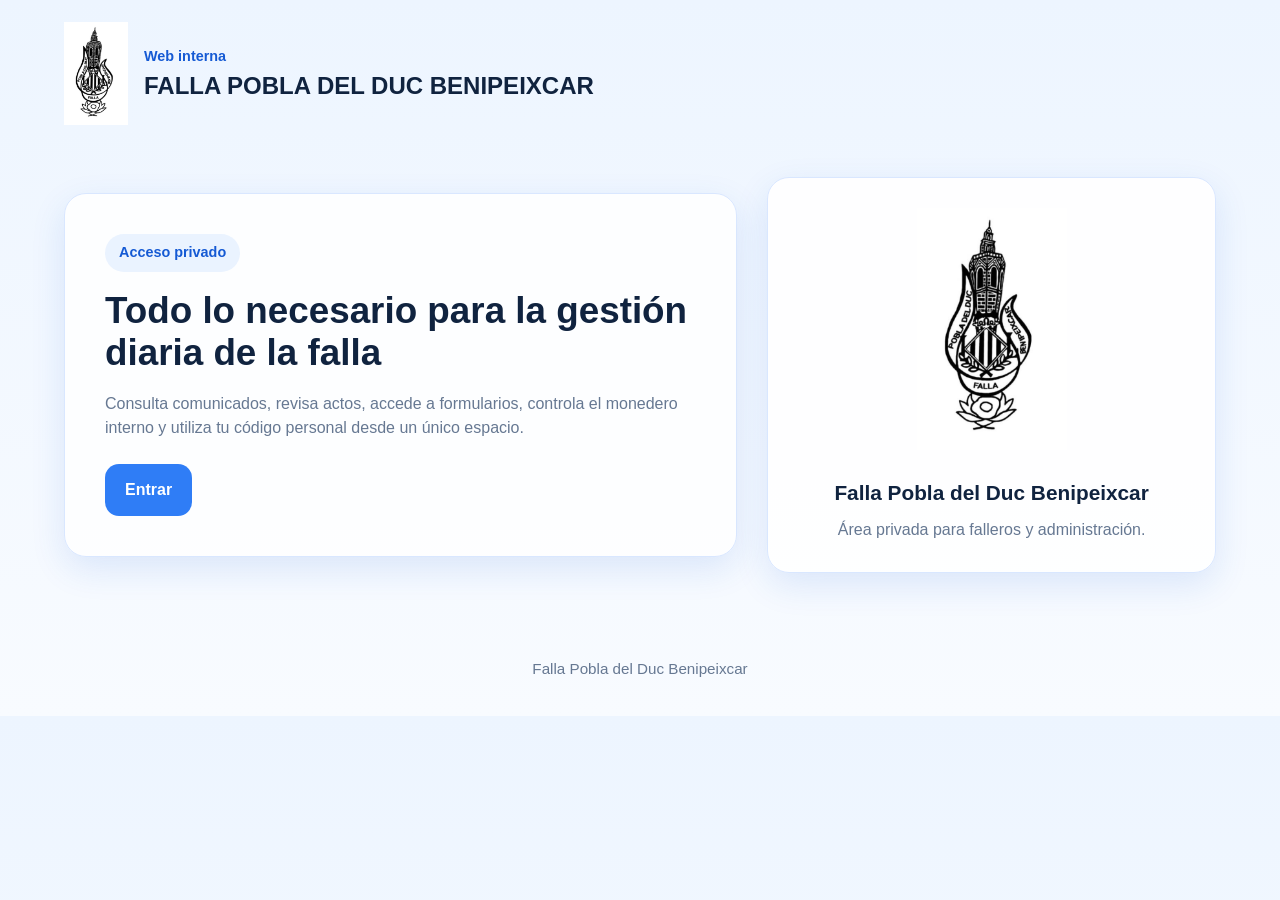
<file: index.html>
<!DOCTYPE html>
<html lang="es">
<head>
  <meta charset="UTF-8">
  <meta name="viewport" content="width=device-width, initial-scale=1.0, viewport-fit=cover">
  <meta name="theme-color" content="#2f7df6">
  <meta name="apple-mobile-web-app-capable" content="yes">
  <meta name="apple-mobile-web-app-status-bar-style" content="default">
  <meta name="apple-mobile-web-app-title" content="Falla Benipeixcar">
  <title>Falla Pobla del Duc Benipeixcar</title>
  <link rel="manifest" href="manifest.webmanifest">
  <link rel="apple-touch-icon" href="assets/img/logo.png">
  <link rel="stylesheet" href="css/styles.css">
</head>
<body>

  <header class="topbar">
    <div class="container topbar-content">
      <div class="brand">
        <img src="assets/img/logo.png" alt="Logo de la Falla Pobla del Duc Benipeixcar" class="logo">
        <div class="brand-text">
          <p class="brand-mini">Web interna</p>
          <h1>FALLA POBLA DEL DUC BENIPEIXCAR</h1>
        </div>
      </div>
    </div>
  </header>

  <main>
    <section class="hero">
      <div class="container hero-content">
        <div class="hero-text">
          <span class="tag">Acceso privado</span>
          <h2>Todo lo necesario para la gestión diaria de la falla</h2>
          <p>
            Consulta comunicados, revisa actos, accede a formularios, controla el monedero interno y utiliza tu código personal desde un único espacio.
          </p>

          <div class="hero-buttons">
            <a href="login.html" class="btn btn-primary">Entrar</a>
          </div>
        </div>

        <div class="hero-card app-preview-card">
          <img src="assets/img/logo.png" alt="Logo de la falla" class="hero-logo">
          <div class="card-info">
            <h3>Falla Pobla del Duc Benipeixcar</h3>
            <p>Área privada para falleros y administración.</p>
          </div>
        </div>
      </div>
    </section>
  </main>

  <footer class="footer">
    <div class="container">
      <p>Falla Pobla del Duc Benipeixcar</p>
    </div>
  </footer>

  <script src="js/pwa.js"></script>
</body>
</html>
</file>
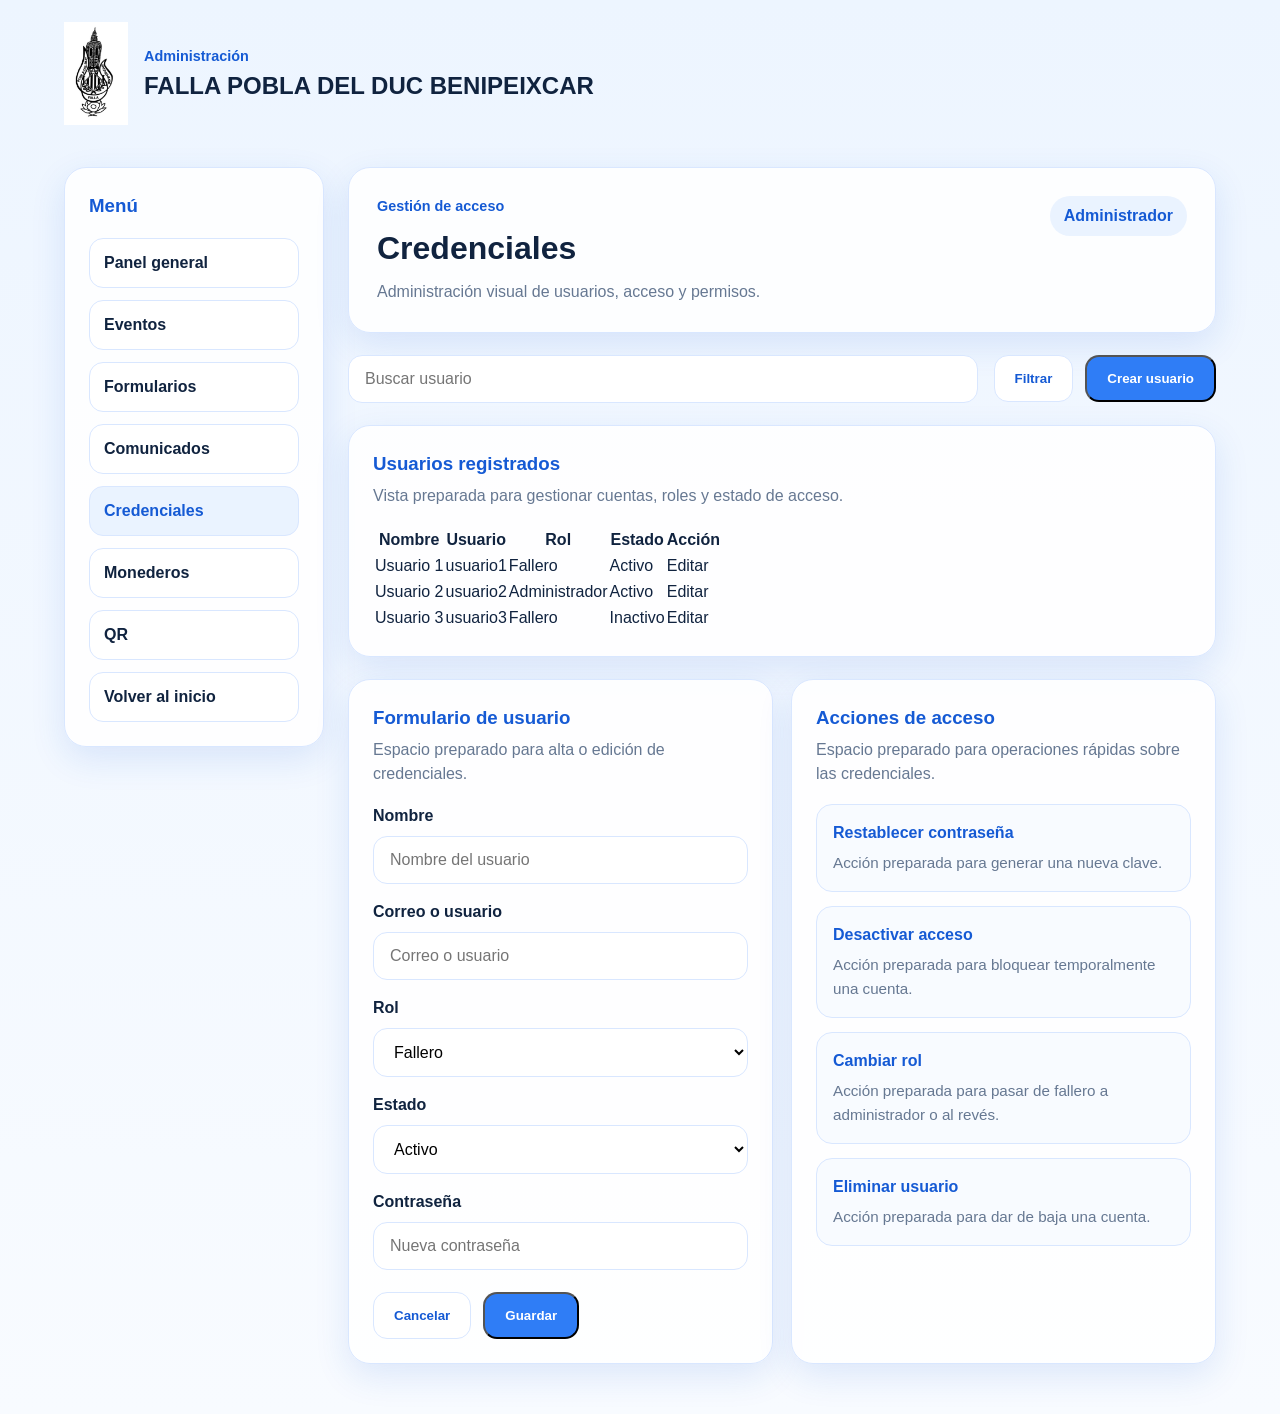
<file: credenciales.html>
<!DOCTYPE html>
<html lang="es">
<head>
  <meta charset="UTF-8">
  <meta name="viewport" content="width=device-width, initial-scale=1.0">
  <title>Credenciales | Falla Pobla del Duc Benipeixcar</title>
  <link rel="stylesheet" href="css/styles.css">
</head>
<body>

  <header class="topbar">
    <div class="container topbar-content">
      <div class="brand">
        <img src="assets/img/logo.png" alt="Logo de la Falla Pobla del Duc Benipeixcar" class="logo">
        <div class="brand-text">
          <p class="brand-mini">Administración</p>
          <h1>FALLA POBLA DEL DUC BENIPEIXCAR</h1>
        </div>
      </div>
    </div>
  </header>

  <main class="dashboard-page">
    <div class="container dashboard-layout">

      <aside class="sidebar">
        <h3>Menú</h3>
        <nav>
          <a href="admin.html" class="menu-link">Panel general</a>
          <a href="#" class="menu-link">Eventos</a>
          <a href="#" class="menu-link">Formularios</a>
          <a href="#" class="menu-link">Comunicados</a>
          <a href="credenciales.html" class="menu-link active">Credenciales</a>
          <a href="monederos.html" class="menu-link">Monederos</a>
          <a href="#" class="menu-link">QR</a>
          <a href="index.html" class="menu-link">Volver al inicio</a>
        </nav>
      </aside>

      <section class="dashboard-content">
        <div class="dashboard-header">
          <div>
            <p class="brand-mini">Gestión de acceso</p>
            <h2>Credenciales</h2>
            <p class="dashboard-subtitle">Administración visual de usuarios, acceso y permisos.</p>
          </div>
          <span class="user-badge">Administrador</span>
        </div>

        <div class="toolbar-row">
          <div class="search-box">
            <input type="text" placeholder="Buscar usuario">
          </div>
          <div class="toolbar-actions">
            <button class="btn btn-secondary" type="button">Filtrar</button>
            <button class="btn btn-primary" type="button">Crear usuario</button>
          </div>
        </div>

        <div class="content-block">
          <div class="block-header">
            <h3>Usuarios registrados</h3>
            <p>Vista preparada para gestionar cuentas, roles y estado de acceso.</p>
          </div>

          <div class="table-wrap">
            <table>
              <thead>
                <tr>
                  <th>Nombre</th>
                  <th>Usuario</th>
                  <th>Rol</th>
                  <th>Estado</th>
                  <th>Acción</th>
                </tr>
              </thead>
              <tbody>
                <tr>
                  <td>Usuario 1</td>
                  <td>usuario1</td>
                  <td>Fallero</td>
                  <td>Activo</td>
                  <td>Editar</td>
                </tr>
                <tr>
                  <td>Usuario 2</td>
                  <td>usuario2</td>
                  <td>Administrador</td>
                  <td>Activo</td>
                  <td>Editar</td>
                </tr>
                <tr>
                  <td>Usuario 3</td>
                  <td>usuario3</td>
                  <td>Fallero</td>
                  <td>Inactivo</td>
                  <td>Editar</td>
                </tr>
              </tbody>
            </table>
          </div>
        </div>

        <div class="double-block">
          <div class="content-block">
            <div class="block-header">
              <h3>Formulario de usuario</h3>
              <p>Espacio preparado para alta o edición de credenciales.</p>
            </div>

            <form class="admin-form">
              <div class="form-group">
                <label>Nombre</label>
                <input type="text" placeholder="Nombre del usuario">
              </div>

              <div class="form-group">
                <label>Correo o usuario</label>
                <input type="text" placeholder="Correo o usuario">
              </div>

              <div class="form-group">
                <label>Rol</label>
                <select>
                  <option>Fallero</option>
                  <option>Administrador</option>
                </select>
              </div>

              <div class="form-group">
                <label>Estado</label>
                <select>
                  <option>Activo</option>
                  <option>Inactivo</option>
                </select>
              </div>

              <div class="form-group">
                <label>Contraseña</label>
                <input type="password" placeholder="Nueva contraseña">
              </div>

              <div class="form-actions-inline">
                <button type="button" class="btn btn-secondary">Cancelar</button>
                <button type="button" class="btn btn-primary">Guardar</button>
              </div>
            </form>
          </div>

          <div class="content-block">
            <div class="block-header">
              <h3>Acciones de acceso</h3>
              <p>Espacio preparado para operaciones rápidas sobre las credenciales.</p>
            </div>

            <div class="action-list">
              <div class="action-item">
                <strong>Restablecer contraseña</strong>
                <span>Acción preparada para generar una nueva clave.</span>
              </div>
              <div class="action-item">
                <strong>Desactivar acceso</strong>
                <span>Acción preparada para bloquear temporalmente una cuenta.</span>
              </div>
              <div class="action-item">
                <strong>Cambiar rol</strong>
                <span>Acción preparada para pasar de fallero a administrador o al revés.</span>
              </div>
              <div class="action-item">
                <strong>Eliminar usuario</strong>
                <span>Acción preparada para dar de baja una cuenta.</span>
              </div>
            </div>
          </div>
        </div>

      </section>
    </div>
  </main>

</body>
</html>
</file>
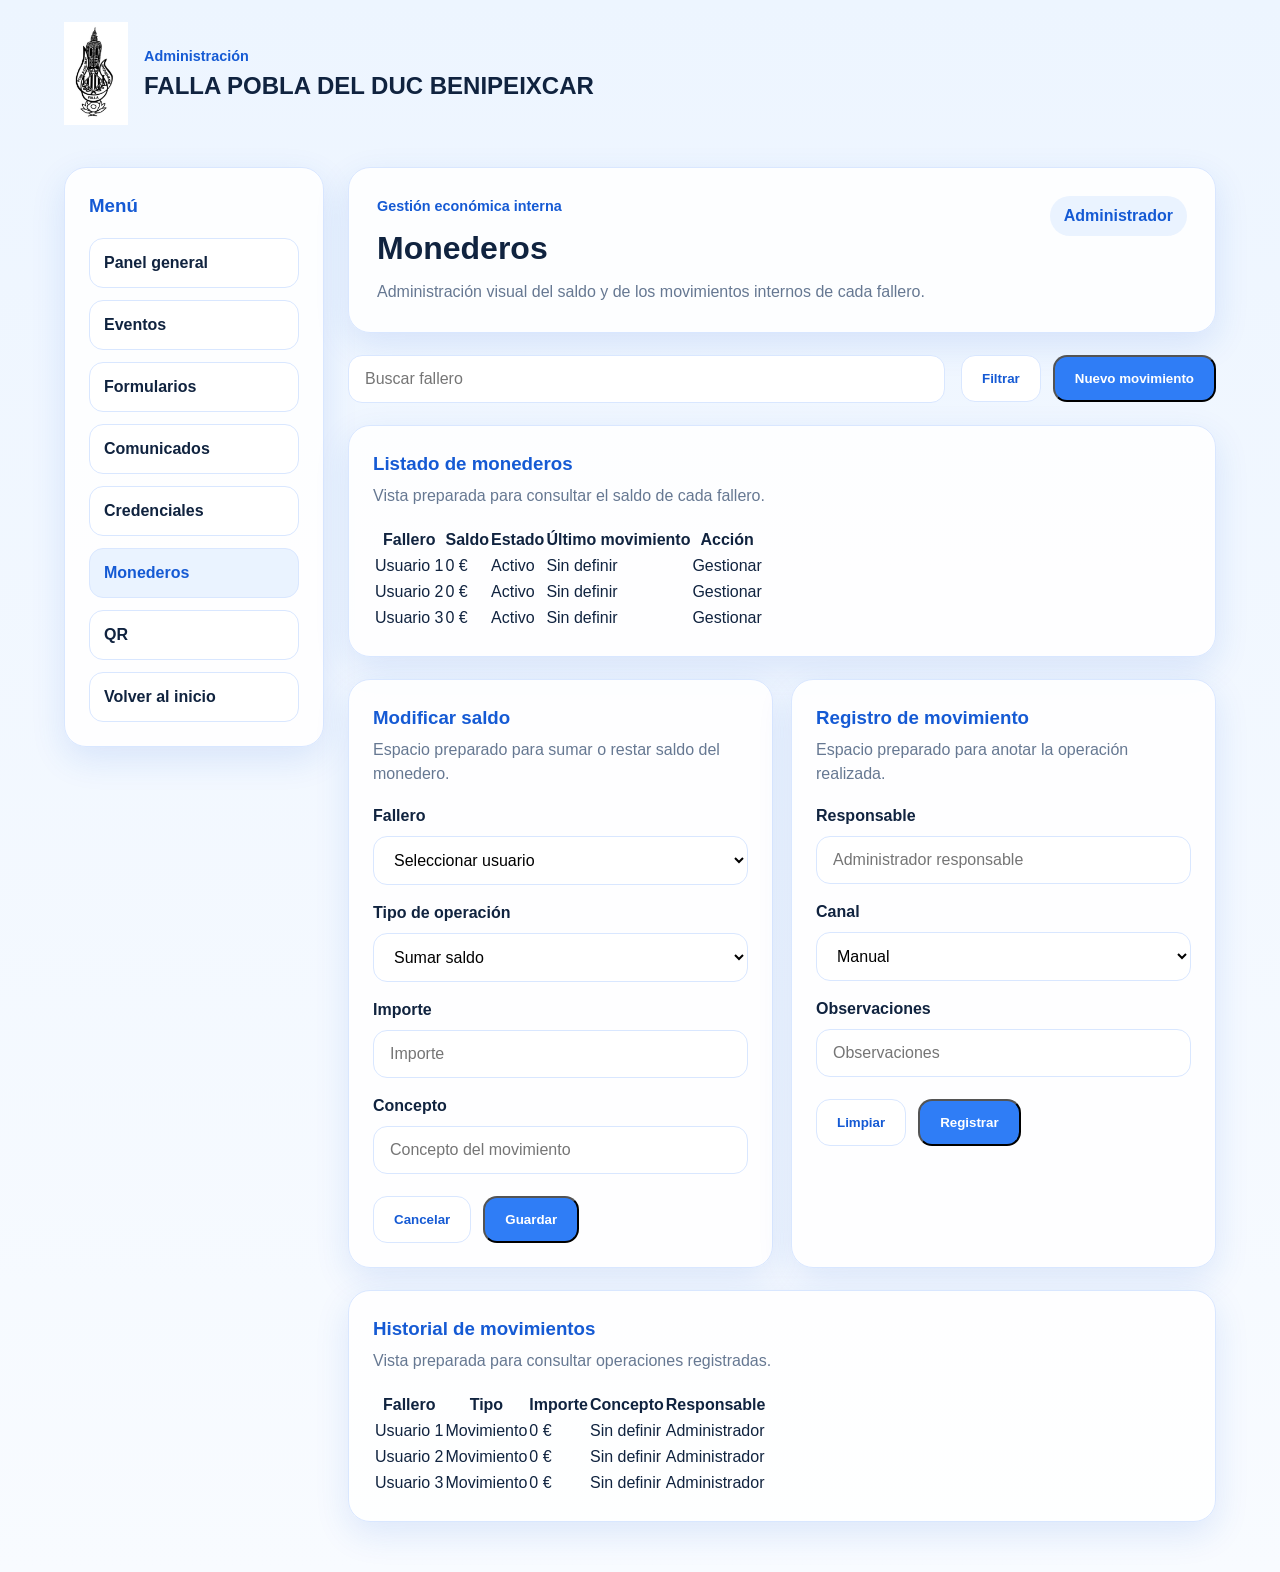
<file: monederos.html>
<!DOCTYPE html>
<html lang="es">
<head>
  <meta charset="UTF-8">
  <meta name="viewport" content="width=device-width, initial-scale=1.0">
  <title>Monederos | Falla Pobla del Duc Benipeixcar</title>
  <link rel="stylesheet" href="css/styles.css">
</head>
<body>

  <header class="topbar">
    <div class="container topbar-content">
      <div class="brand">
        <img src="assets/img/logo.png" alt="Logo de la Falla Pobla del Duc Benipeixcar" class="logo">
        <div class="brand-text">
          <p class="brand-mini">Administración</p>
          <h1>FALLA POBLA DEL DUC BENIPEIXCAR</h1>
        </div>
      </div>
    </div>
  </header>

  <main class="dashboard-page">
    <div class="container dashboard-layout">

      <aside class="sidebar">
        <h3>Menú</h3>
        <nav>
          <a href="admin.html" class="menu-link">Panel general</a>
          <a href="#" class="menu-link">Eventos</a>
          <a href="#" class="menu-link">Formularios</a>
          <a href="#" class="menu-link">Comunicados</a>
          <a href="credenciales.html" class="menu-link">Credenciales</a>
          <a href="monederos.html" class="menu-link active">Monederos</a>
          <a href="#" class="menu-link">QR</a>
          <a href="index.html" class="menu-link">Volver al inicio</a>
        </nav>
      </aside>

      <section class="dashboard-content">
        <div class="dashboard-header">
          <div>
            <p class="brand-mini">Gestión económica interna</p>
            <h2>Monederos</h2>
            <p class="dashboard-subtitle">Administración visual del saldo y de los movimientos internos de cada fallero.</p>
          </div>
          <span class="user-badge">Administrador</span>
        </div>

        <div class="toolbar-row">
          <div class="search-box">
            <input type="text" placeholder="Buscar fallero">
          </div>
          <div class="toolbar-actions">
            <button class="btn btn-secondary" type="button">Filtrar</button>
            <button class="btn btn-primary" type="button">Nuevo movimiento</button>
          </div>
        </div>

        <div class="content-block">
          <div class="block-header">
            <h3>Listado de monederos</h3>
            <p>Vista preparada para consultar el saldo de cada fallero.</p>
          </div>

          <div class="table-wrap">
            <table>
              <thead>
                <tr>
                  <th>Fallero</th>
                  <th>Saldo</th>
                  <th>Estado</th>
                  <th>Último movimiento</th>
                  <th>Acción</th>
                </tr>
              </thead>
              <tbody>
                <tr>
                  <td>Usuario 1</td>
                  <td>0 €</td>
                  <td>Activo</td>
                  <td>Sin definir</td>
                  <td>Gestionar</td>
                </tr>
                <tr>
                  <td>Usuario 2</td>
                  <td>0 €</td>
                  <td>Activo</td>
                  <td>Sin definir</td>
                  <td>Gestionar</td>
                </tr>
                <tr>
                  <td>Usuario 3</td>
                  <td>0 €</td>
                  <td>Activo</td>
                  <td>Sin definir</td>
                  <td>Gestionar</td>
                </tr>
              </tbody>
            </table>
          </div>
        </div>

        <div class="double-block">
          <div class="content-block">
            <div class="block-header">
              <h3>Modificar saldo</h3>
              <p>Espacio preparado para sumar o restar saldo del monedero.</p>
            </div>

            <form class="admin-form">
              <div class="form-group">
                <label>Fallero</label>
                <select>
                  <option>Seleccionar usuario</option>
                </select>
              </div>

              <div class="form-group">
                <label>Tipo de operación</label>
                <select>
                  <option>Sumar saldo</option>
                  <option>Restar saldo</option>
                </select>
              </div>

              <div class="form-group">
                <label>Importe</label>
                <input type="text" placeholder="Importe">
              </div>

              <div class="form-group">
                <label>Concepto</label>
                <input type="text" placeholder="Concepto del movimiento">
              </div>

              <div class="form-actions-inline">
                <button type="button" class="btn btn-secondary">Cancelar</button>
                <button type="button" class="btn btn-primary">Guardar</button>
              </div>
            </form>
          </div>

          <div class="content-block">
            <div class="block-header">
              <h3>Registro de movimiento</h3>
              <p>Espacio preparado para anotar la operación realizada.</p>
            </div>

            <form class="admin-form">
              <div class="form-group">
                <label>Responsable</label>
                <input type="text" placeholder="Administrador responsable">
              </div>

              <div class="form-group">
                <label>Canal</label>
                <select>
                  <option>Manual</option>
                  <option>QR</option>
                  <option>Interno</option>
                </select>
              </div>

              <div class="form-group">
                <label>Observaciones</label>
                <input type="text" placeholder="Observaciones">
              </div>

              <div class="form-actions-inline">
                <button type="button" class="btn btn-secondary">Limpiar</button>
                <button type="button" class="btn btn-primary">Registrar</button>
              </div>
            </form>
          </div>
        </div>

        <div class="content-block">
          <div class="block-header">
            <h3>Historial de movimientos</h3>
            <p>Vista preparada para consultar operaciones registradas.</p>
          </div>

          <div class="table-wrap">
            <table>
              <thead>
                <tr>
                  <th>Fallero</th>
                  <th>Tipo</th>
                  <th>Importe</th>
                  <th>Concepto</th>
                  <th>Responsable</th>
                </tr>
              </thead>
              <tbody>
                <tr>
                  <td>Usuario 1</td>
                  <td>Movimiento</td>
                  <td>0 €</td>
                  <td>Sin definir</td>
                  <td>Administrador</td>
                </tr>
                <tr>
                  <td>Usuario 2</td>
                  <td>Movimiento</td>
                  <td>0 €</td>
                  <td>Sin definir</td>
                  <td>Administrador</td>
                </tr>
                <tr>
                  <td>Usuario 3</td>
                  <td>Movimiento</td>
                  <td>0 €</td>
                  <td>Sin definir</td>
                  <td>Administrador</td>
                </tr>
              </tbody>
            </table>
          </div>
        </div>

      </section>
    </div>
  </main>

</body>
</html>
</file>
<file: css/styles.css>
:root {
  --blue-main: #2f7df6;
  --blue-dark: #155ad4;
  --blue-soft: #eaf3ff;
  --text-main: #10233f;
  --text-soft: #667892;
  --white: #ffffff;
  --line: #d9e7ff;
  --bg: #f5f9ff;
  --shadow: 0 12px 35px rgba(21, 90, 212, 0.12);
  --radius: 22px;
}

* {
  margin: 0;
  padding: 0;
  box-sizing: border-box;
}

body {
  font-family: Arial, Helvetica, sans-serif;
  background: linear-gradient(180deg, #edf5ff 0%, #f8fbff 100%);
  color: var(--text-main);
  line-height: 1.5;
}

.container {
  width: 90%;
  max-width: 1200px;
  margin: 0 auto;
}

.topbar {
  padding: 22px 0;
}

.topbar-content {
  display: flex;
  align-items: center;
  justify-content: flex-start;
}

.brand {
  display: flex;
  align-items: center;
  gap: 16px;
}

.logo {
  width: 64px;
  height: auto;
  object-fit: contain;
}

.brand-text h1 {
  font-size: 1.5rem;
  line-height: 1.2;
}

.brand-mini {
  font-size: 0.9rem;
  color: var(--blue-dark);
  font-weight: bold;
  margin-bottom: 4px;
}

.hero {
  padding: 30px 0 60px;
}

.hero-content {
  display: grid;
  grid-template-columns: 1.2fr 0.8fr;
  gap: 30px;
  align-items: center;
}

.hero-text {
  background: rgba(255, 255, 255, 0.85);
  padding: 40px;
  border-radius: var(--radius);
  box-shadow: var(--shadow);
  border: 1px solid var(--line);
}

.tag {
  display: inline-block;
  background: var(--blue-soft);
  color: var(--blue-dark);
  padding: 8px 14px;
  border-radius: 999px;
  font-size: 0.9rem;
  font-weight: bold;
  margin-bottom: 18px;
}

.hero-text h2 {
  font-size: 2.3rem;
  line-height: 1.15;
  margin-bottom: 18px;
}

.hero-text p {
  color: var(--text-soft);
  margin-bottom: 24px;
  font-size: 1rem;
}

.hero-buttons {
  display: flex;
  gap: 14px;
  flex-wrap: wrap;
}

.btn {
  display: inline-block;
  text-decoration: none;
  padding: 14px 20px;
  border-radius: 14px;
  font-weight: bold;
  transition: 0.25s ease;
}

.btn-primary {
  background: var(--blue-main);
  color: var(--white);
}

.btn-primary:hover {
  background: var(--blue-dark);
}

.btn-secondary {
  background: var(--white);
  color: var(--blue-dark);
  border: 1px solid var(--line);
}

.btn-secondary:hover {
  background: var(--blue-soft);
}

.hero-card {
  background: rgba(255, 255, 255, 0.92);
  padding: 30px;
  border-radius: var(--radius);
  box-shadow: var(--shadow);
  border: 1px solid var(--line);
  text-align: center;
}

.hero-logo {
  width: 150px;
  max-width: 100%;
  height: auto;
  margin-bottom: 20px;
}

.card-info h3 {
  font-size: 1.3rem;
  margin-bottom: 10px;
}

.card-info p {
  color: var(--text-soft);
}

.features {
  padding: 10px 0 60px;
}

.section-title {
  text-align: center;
  font-size: 2rem;
  margin-bottom: 30px;
}

.cards {
  display: grid;
  grid-template-columns: repeat(3, 1fr);
  gap: 20px;
}

.card {
  background: var(--white);
  padding: 24px;
  border-radius: 20px;
  border: 1px solid var(--line);
  box-shadow: var(--shadow);
}

.card h3 {
  margin-bottom: 12px;
  color: var(--blue-dark);
}

.card p {
  color: var(--text-soft);
}

.footer {
  padding: 25px 0 35px;
  text-align: center;
  color: var(--text-soft);
  font-size: 0.95rem;
}

/* Responsive */
@media (max-width: 900px) {
  .hero-content {
    grid-template-columns: 1fr;
  }

  .cards {
    grid-template-columns: 1fr;
  }

  .hero-text h2 {
    font-size: 1.8rem;
  }

  .brand {
    align-items: flex-start;
  }

  .logo {
    width: 56px;
  }
}

@media (max-width: 600px) {
  .hero-text,
  .hero-card,
  .card {
    padding: 22px;
  }

  .brand-text h1 {
    font-size: 1.1rem;
  }

  .hero-text h2 {
    font-size: 1.5rem;
  }

  .btn {
    width: 100%;
    text-align: center;
  }
}
.dashboard-page {
  padding: 20px 0 50px;
}

.dashboard-layout {
  display: grid;
  grid-template-columns: 260px 1fr;
  gap: 24px;
}

.sidebar {
  background: rgba(255, 255, 255, 0.9);
  border: 1px solid var(--line);
  border-radius: var(--radius);
  box-shadow: var(--shadow);
  padding: 24px;
  height: fit-content;
}

.sidebar h3 {
  margin-bottom: 18px;
  color: var(--blue-dark);
}

.sidebar nav {
  display: flex;
  flex-direction: column;
  gap: 12px;
}

.menu-link {
  text-decoration: none;
  color: var(--text-main);
  padding: 12px 14px;
  border-radius: 14px;
  background: var(--white);
  border: 1px solid var(--line);
  font-weight: bold;
  transition: 0.25s ease;
}

.menu-link:hover,
.menu-link.active {
  background: var(--blue-soft);
  color: var(--blue-dark);
}

.dashboard-content {
  display: flex;
  flex-direction: column;
  gap: 22px;
}

.dashboard-header {
  display: flex;
  justify-content: space-between;
  align-items: flex-start;
  gap: 16px;
  background: rgba(255, 255, 255, 0.9);
  border: 1px solid var(--line);
  border-radius: var(--radius);
  box-shadow: var(--shadow);
  padding: 28px;
}

.dashboard-header h2 {
  margin: 6px 0 8px;
  font-size: 2rem;
}

.dashboard-subtitle {
  color: var(--text-soft);
}

.user-badge {
  background: var(--blue-soft);
  color: var(--blue-dark);
  padding: 8px 14px;
  border-radius: 999px;
  font-weight: bold;
}

.info-grid {
  display: grid;
  grid-template-columns: repeat(3, 1fr);
  gap: 18px;
}

.info-card,
.content-block {
  background: rgba(255, 255, 255, 0.9);
  border: 1px solid var(--line);
  border-radius: var(--radius);
  box-shadow: var(--shadow);
  padding: 24px;
}

.info-label {
  font-size: 0.9rem;
  color: var(--blue-dark);
  font-weight: bold;
  margin-bottom: 10px;
}

.info-card h3 {
  margin-bottom: 8px;
}

.info-card p {
  color: var(--text-soft);
}

.block-header {
  margin-bottom: 18px;
}

.block-header h3 {
  margin-bottom: 6px;
  color: var(--blue-dark);
}

.block-header p {
  color: var(--text-soft);
}

.double-block {
  display: grid;
  grid-template-columns: 1fr 1fr;
  gap: 18px;
}

.empty-box {
  min-height: 140px;
  border: 2px dashed var(--line);
  border-radius: 18px;
  background: #f8fbff;
  color: var(--text-soft);
  display: flex;
  align-items: center;
  justify-content: center;
  text-align: center;
  padding: 20px;
}

@media (max-width: 900px) {
  .dashboard-layout {
    grid-template-columns: 1fr;
  }

  .info-grid,
  .double-block {
    grid-template-columns: 1fr;
  }

  .dashboard-header {
    flex-direction: column;
  }
}
.login-page {
  min-height: 100vh;
  display: flex;
  align-items: center;
  padding: 40px 0;
}

.login-wrapper {
  display: grid;
  grid-template-columns: 1fr 420px;
  gap: 28px;
  align-items: stretch;
}

.login-info,
.login-card {
  background: rgba(255, 255, 255, 0.9);
  border: 1px solid var(--line);
  border-radius: var(--radius);
  box-shadow: var(--shadow);
}

.login-info {
  padding: 32px;
  display: flex;
  flex-direction: column;
  justify-content: space-between;
}

.login-brand {
  display: flex;
  align-items: center;
  gap: 18px;
}

.login-logo {
  width: 78px;
  height: auto;
  object-fit: contain;
}

.login-brand h1 {
  font-size: 1.6rem;
  line-height: 1.2;
}

.login-text-box {
  margin-top: 28px;
}

.login-text-box h2 {
  font-size: 2rem;
  margin-bottom: 12px;
}

.login-text-box p {
  color: var(--text-soft);
  max-width: 48ch;
}

.login-card {
  padding: 28px;
  display: flex;
  flex-direction: column;
  justify-content: center;
}

.login-form {
  display: flex;
  flex-direction: column;
  gap: 18px;
}

.form-group {
  display: flex;
  flex-direction: column;
  gap: 8px;
}

.form-group label {
  font-weight: bold;
  color: var(--text-main);
}

.form-group input {
  border: 1px solid var(--line);
  border-radius: 14px;
  padding: 14px 16px;
  font-size: 1rem;
  background: white;
  outline: none;
}

.form-group input:focus {
  border-color: var(--blue-main);
  box-shadow: 0 0 0 4px rgba(47, 125, 246, 0.12);
}

.form-actions {
  display: flex;
  flex-direction: column;
  gap: 12px;
  margin-top: 6px;
}

.form-actions .btn {
  text-align: center;
}

.login-footer-links {
  margin-top: 18px;
  text-align: center;
}

.login-footer-links a {
  color: var(--blue-dark);
  text-decoration: none;
  font-weight: bold;
}

.login-footer-links a:hover {
  text-decoration: underline;
}

@media (max-width: 900px) {
  .login-wrapper {
    grid-template-columns: 1fr;
  }

  .login-info {
    gap: 20px;
  }

  .login-text-box h2 {
    font-size: 1.6rem;
  }
}
.form-group select {
  border: 1px solid var(--line);
  border-radius: 14px;
  padding: 14px 16px;
  font-size: 1rem;
  background: white;
  outline: none;
}

.form-group select:focus {
  border-color: var(--blue-main);
  box-shadow: 0 0 0 4px rgba(47, 125, 246, 0.12);
}

.login-message {
  min-height: 24px;
  font-weight: bold;
  font-size: 0.95rem;
}

.login-message.error {
  color: #c62828;
}

.login-message.success {
  color: #1b8a3b;
}
.form-group select {
  border: 1px solid var(--line);
  border-radius: 14px;
  padding: 14px 16px;
  font-size: 1rem;
  background: white;
  outline: none;
}

.form-group select:focus {
  border-color: var(--blue-main);
  box-shadow: 0 0 0 4px rgba(47, 125, 246, 0.12);
}

.login-message {
  min-height: 22px;
  font-size: 0.95rem;
  font-weight: bold;
  margin-top: -4px;
}

.login-message.error {
  color: #c62828;
}

.login-message.success {
  color: #1b8a3b;
}
.qr-box {
  min-height: 220px;
  border: 2px dashed var(--line);
  border-radius: 18px;
  background: #f8fbff;
  display: flex;
  flex-direction: column;
  align-items: center;
  justify-content: center;
  gap: 14px;
  text-align: center;
  padding: 24px;
}

.qr-placeholder {
  width: 120px;
  height: 120px;
  border: 2px solid var(--blue-dark);
  border-radius: 12px;
  background:
    linear-gradient(90deg, var(--blue-soft) 25%, transparent 25%, transparent 50%, var(--blue-soft) 50%, var(--blue-soft) 75%, transparent 75%),
    linear-gradient(var(--blue-soft) 25%, transparent 25%, transparent 50%, var(--blue-soft) 50%, var(--blue-soft) 75%, transparent 75%);
  background-size: 24px 24px;
  background-color: white;
}

.qr-text {
  color: var(--text-soft);
}
.toolbar-row {
  display: flex;
  justify-content: space-between;
  align-items: center;
  gap: 16px;
  flex-wrap: wrap;
}

.search-box {
  flex: 1;
  min-width: 240px;
}

.search-box input {
  width: 100%;
  border: 1px solid var(--line);
  border-radius: 14px;
  padding: 14px 16px;
  font-size: 1rem;
  background: white;
  outline: none;
}

.search-box input:focus {
  border-color: var(--blue-main);
  box-shadow: 0 0 0 4px rgba(47, 125, 246, 0.12);
}

.toolbar-actions {
  display: flex;
  gap: 12px;
  flex-wrap: wrap;
}

.table-wrap {
  overflow-x: auto;
}

.admin-form {
  display: flex;
  flex-direction: column;
  gap: 16px;
}

.form-actions-inline {
  display: flex;
  gap: 12px;
  flex-wrap: wrap;
  margin-top: 6px;
}

.action-list {
  display: grid;
  gap: 14px;
}

.action-item {
  border: 1px solid var(--line);
  background: #f8fbff;
  border-radius: 16px;
  padding: 16px;
}

.action-item strong {
  display: block;
  margin-bottom: 6px;
  color: var(--blue-dark);
}

.action-item span {
  color: var(--text-soft);
  font-size: 0.95rem;
}
</file>
